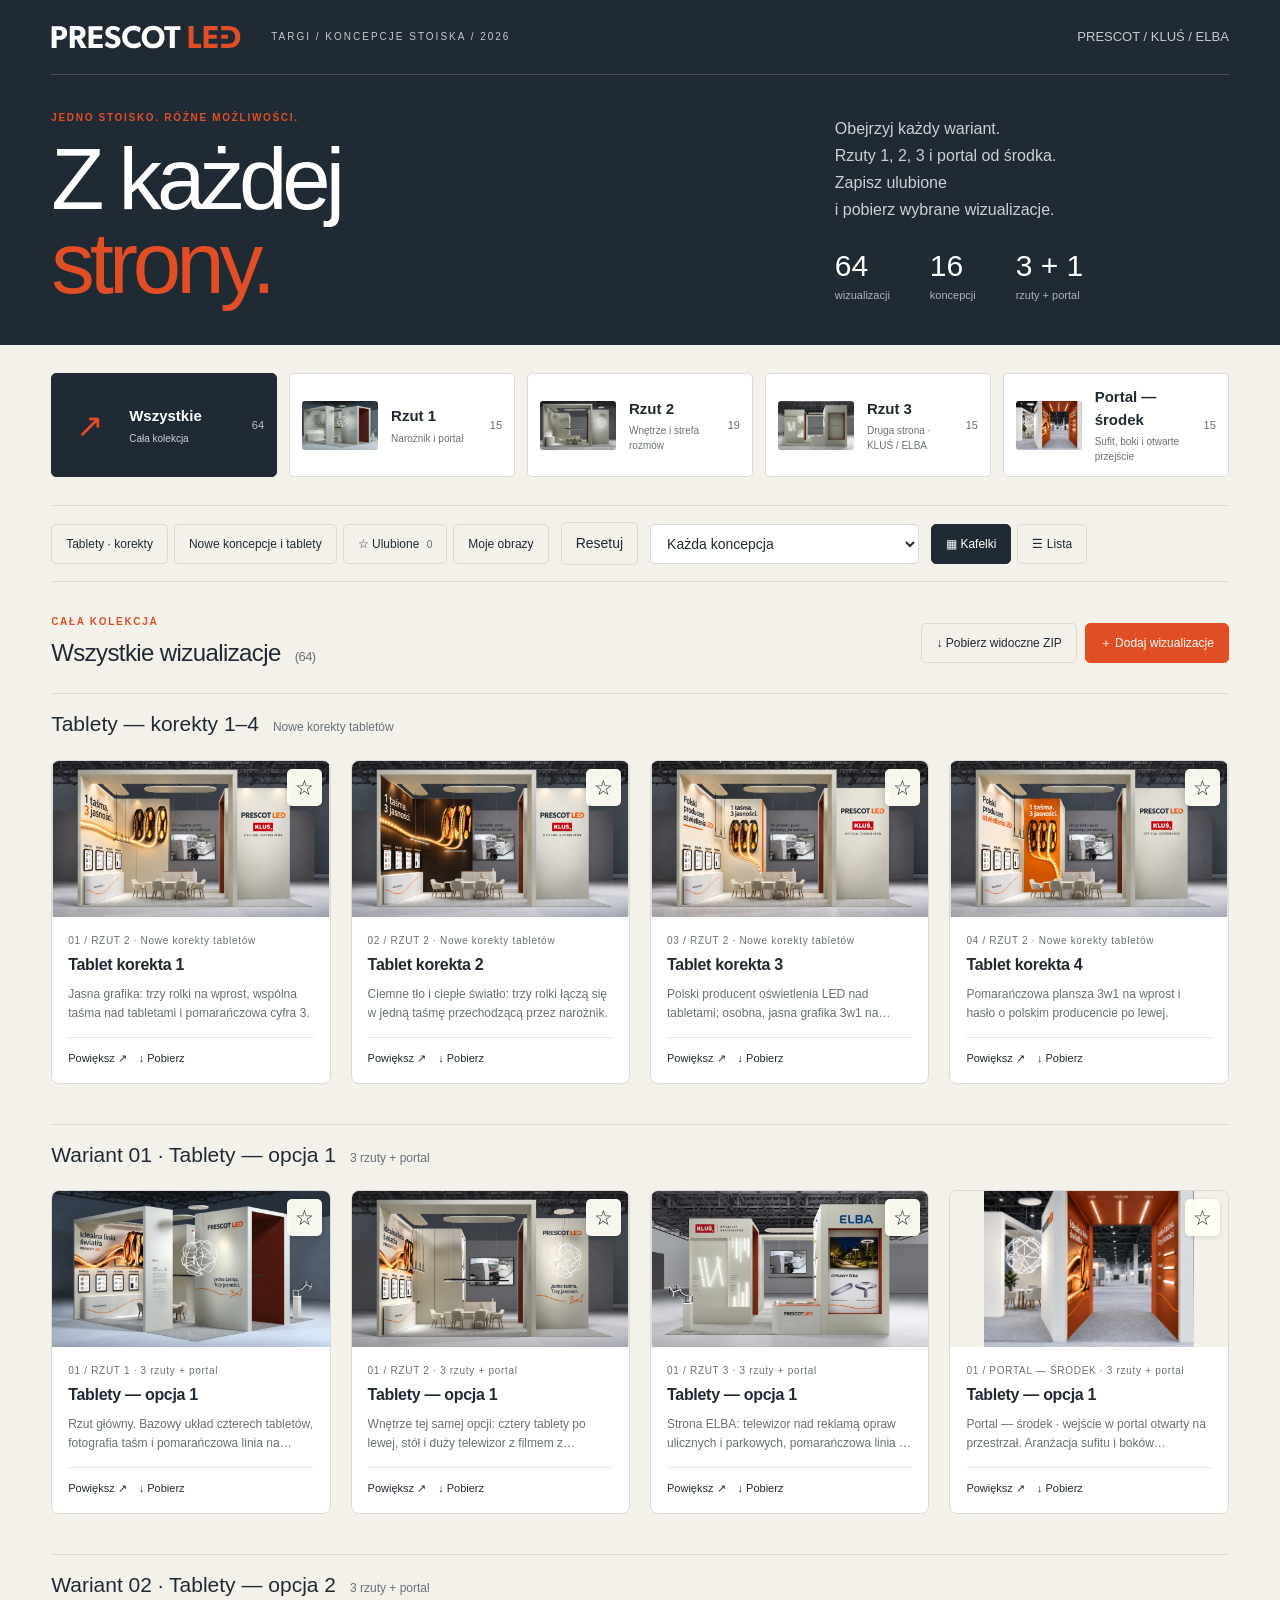
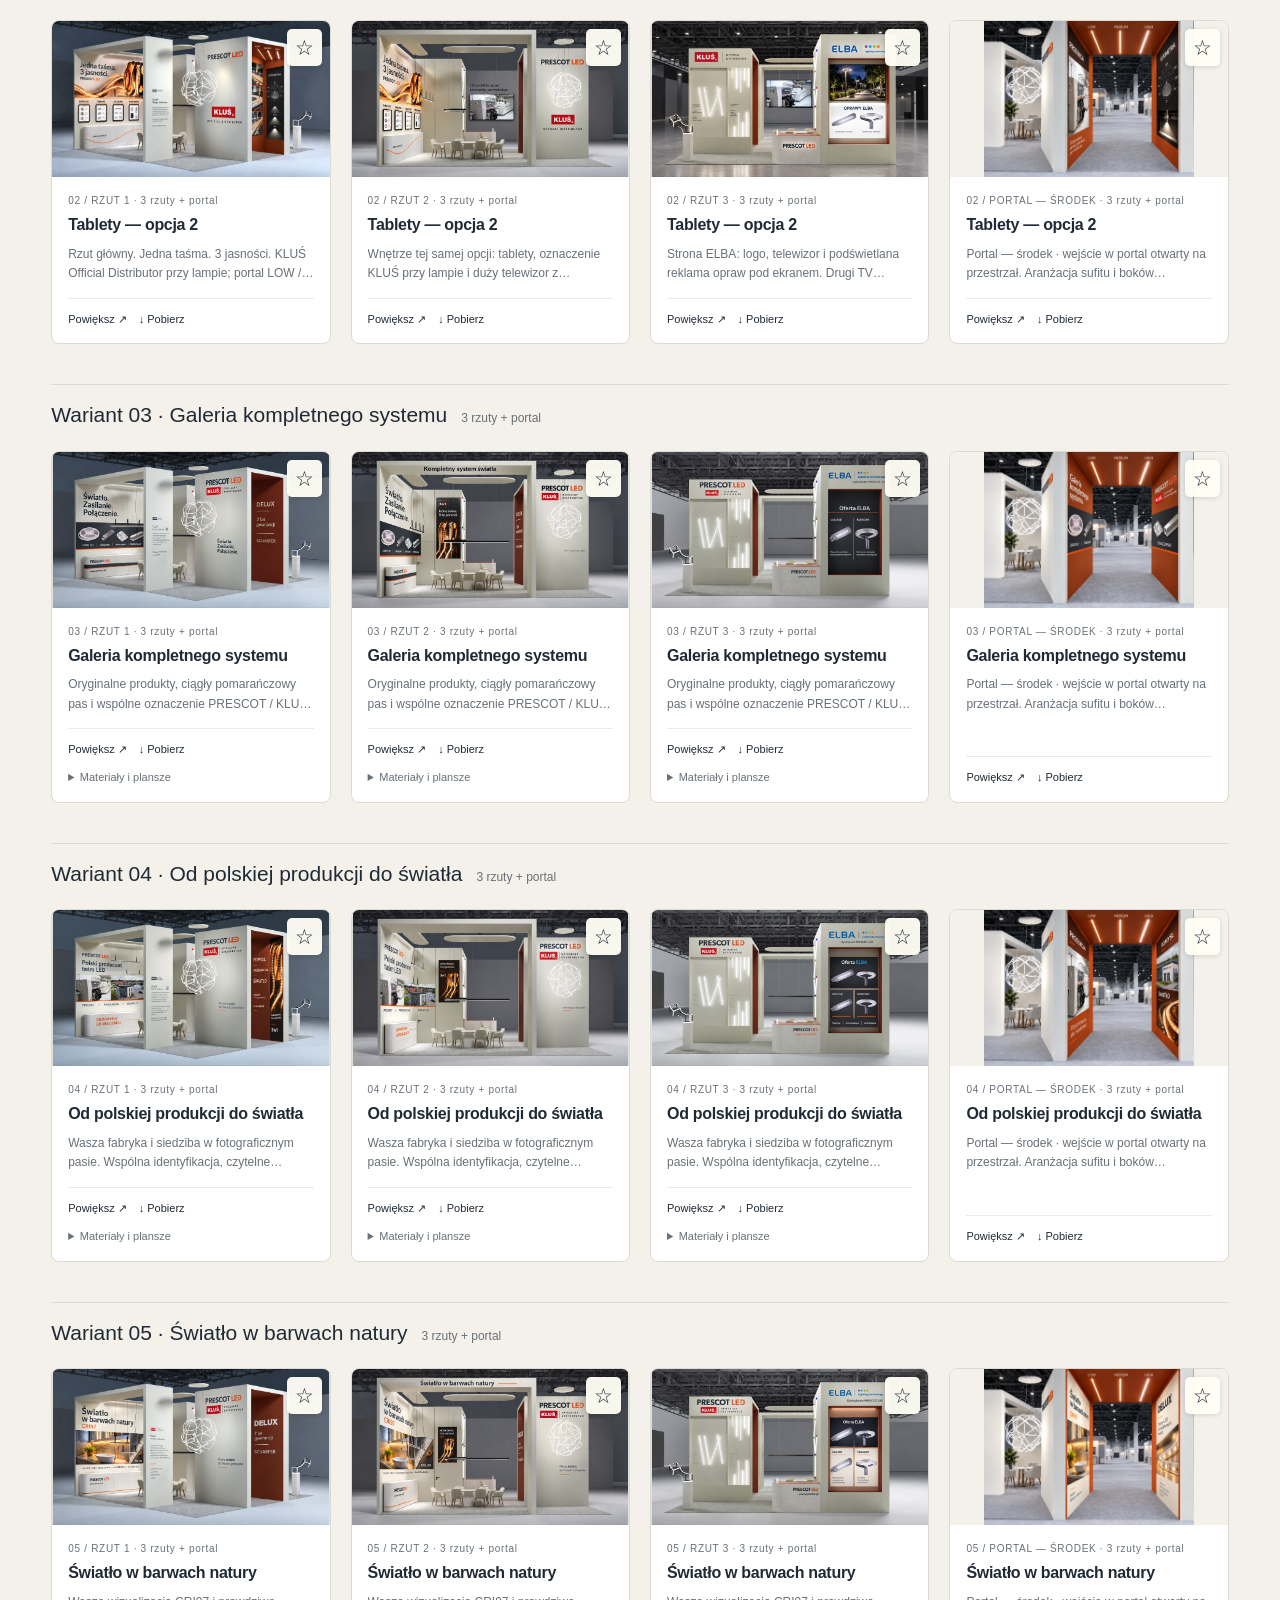
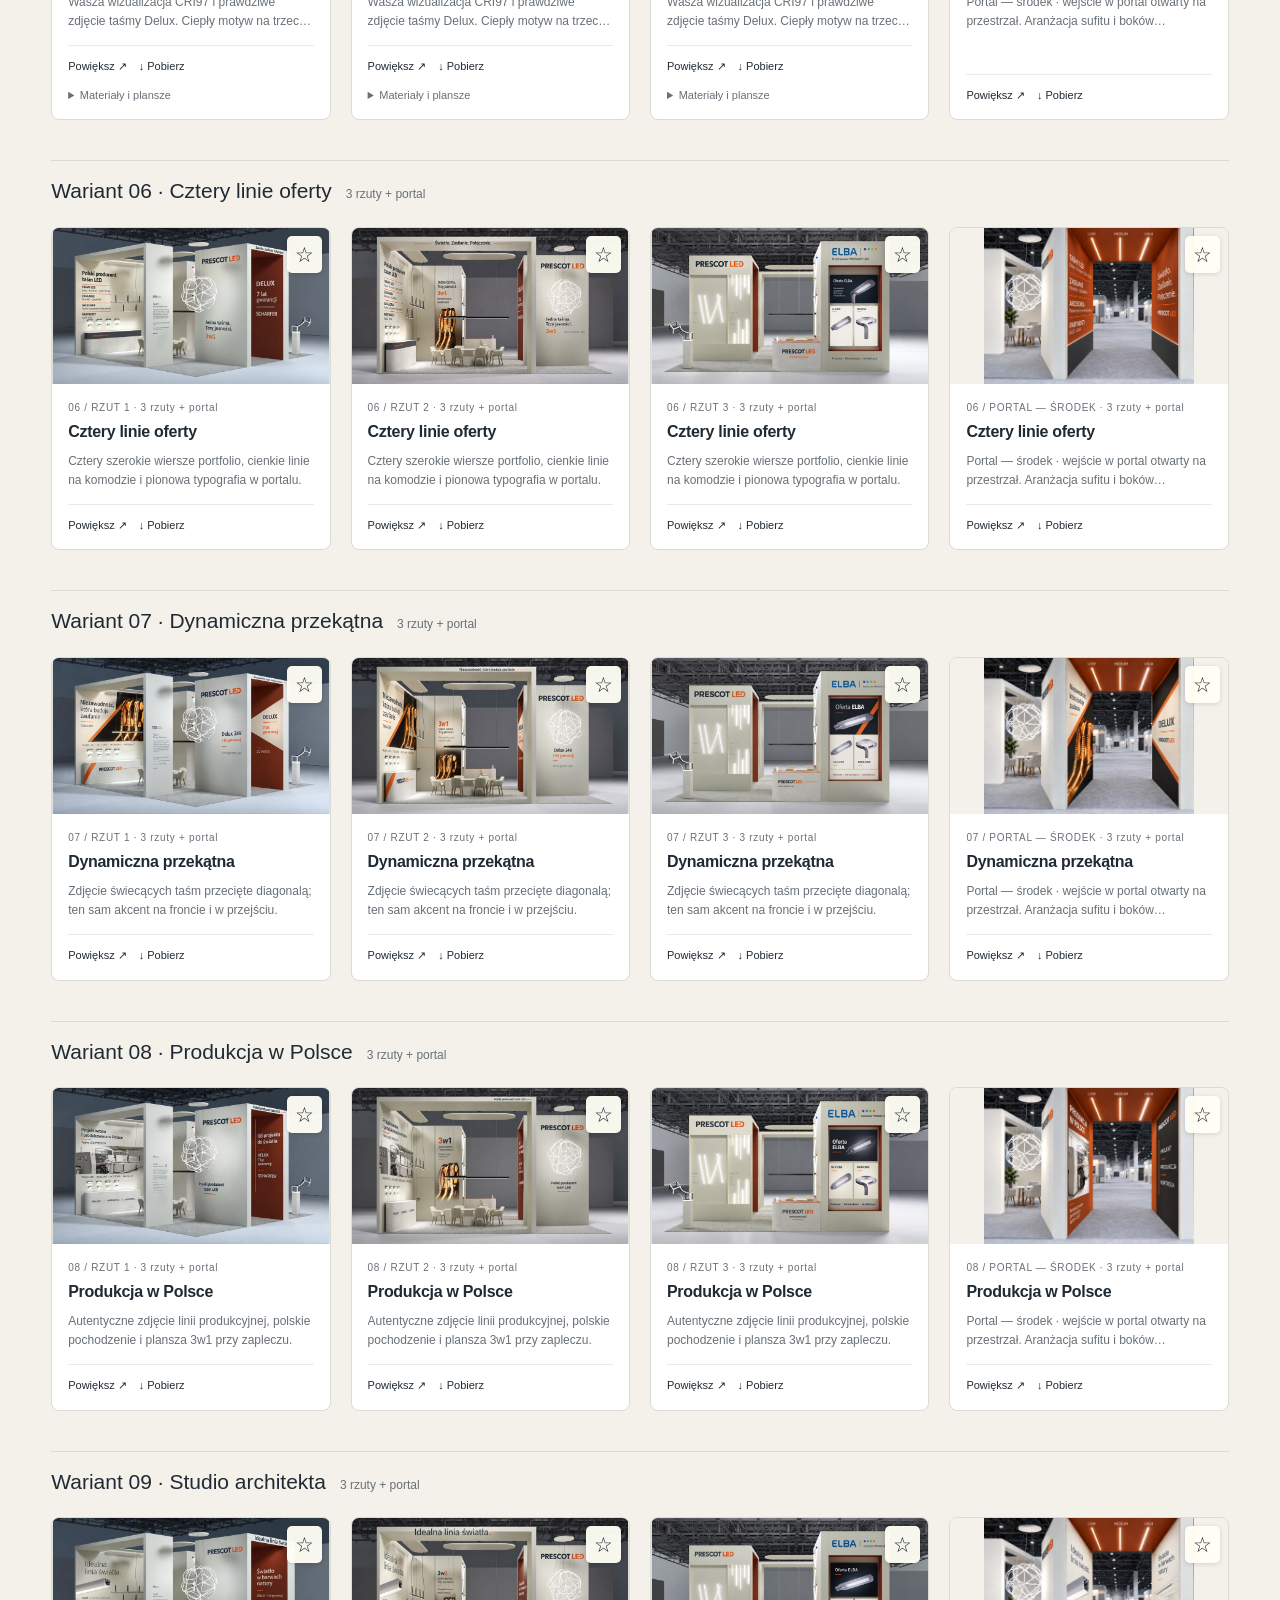
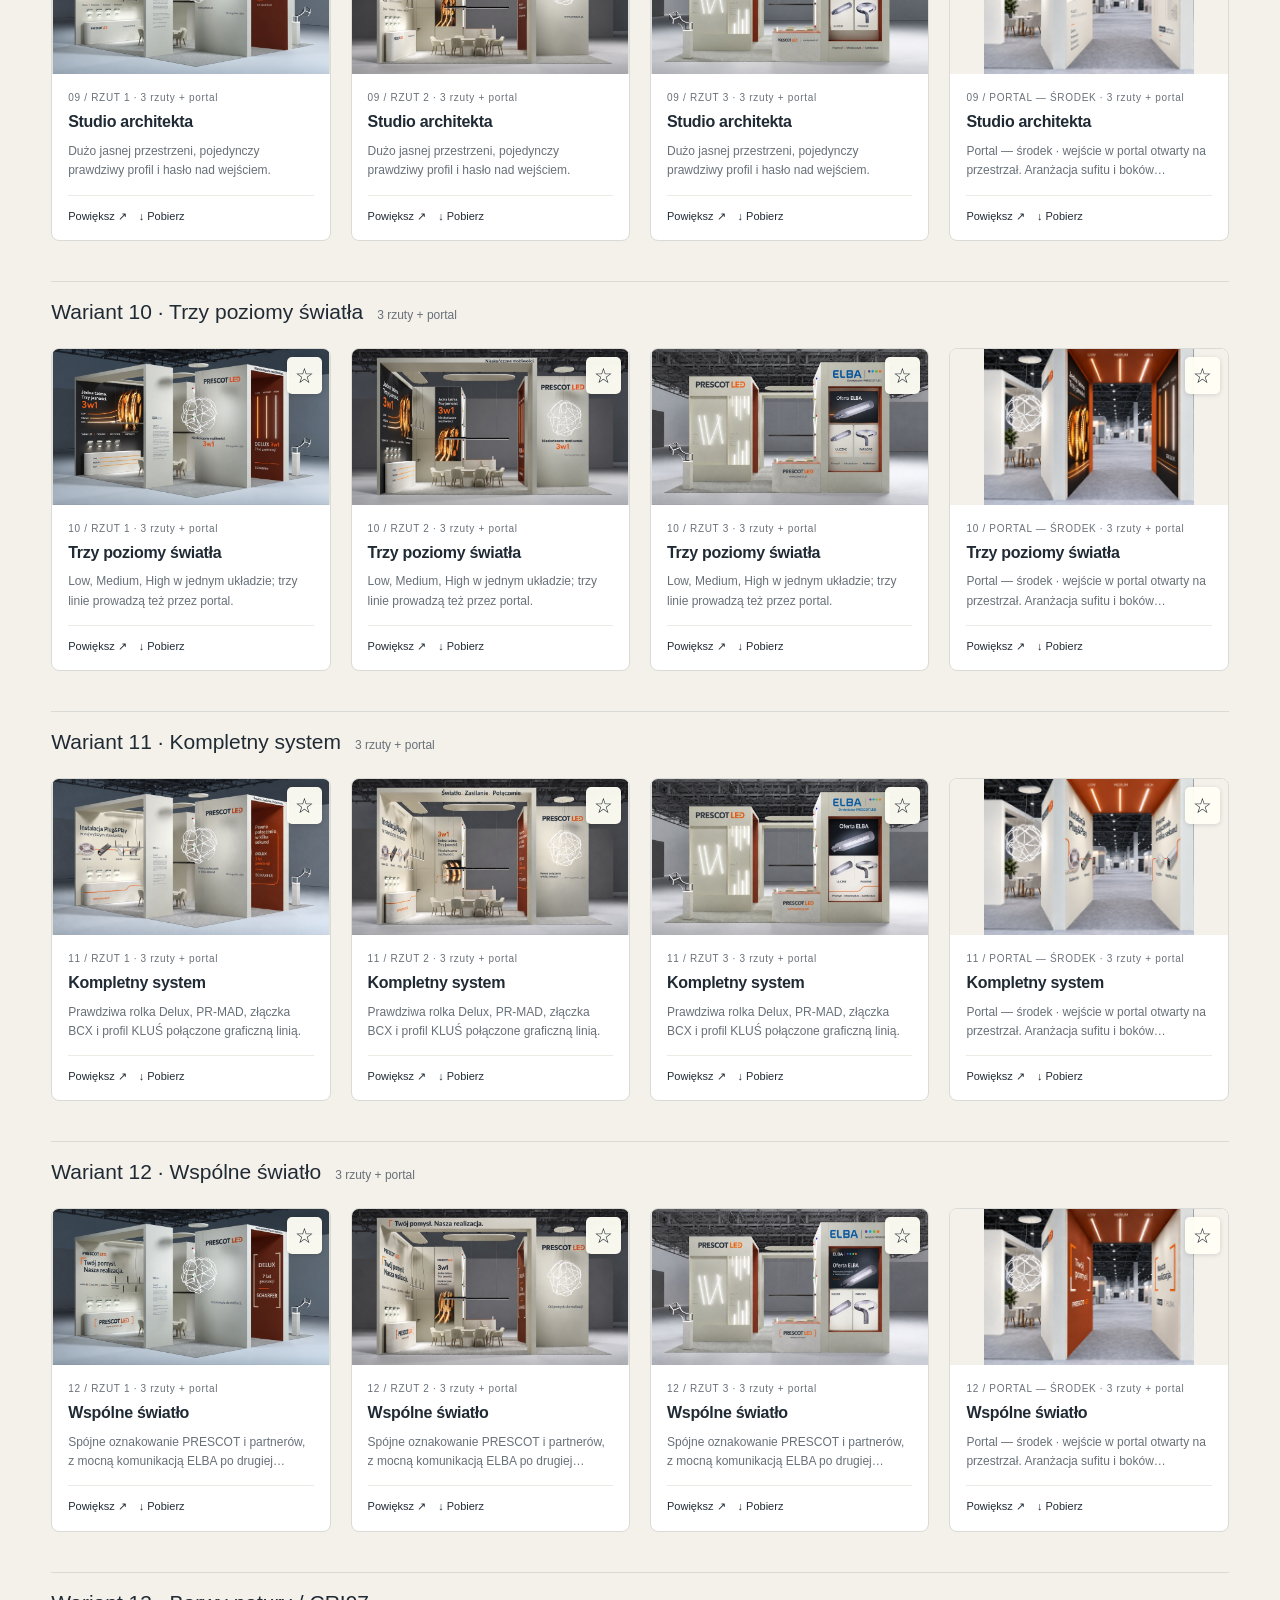
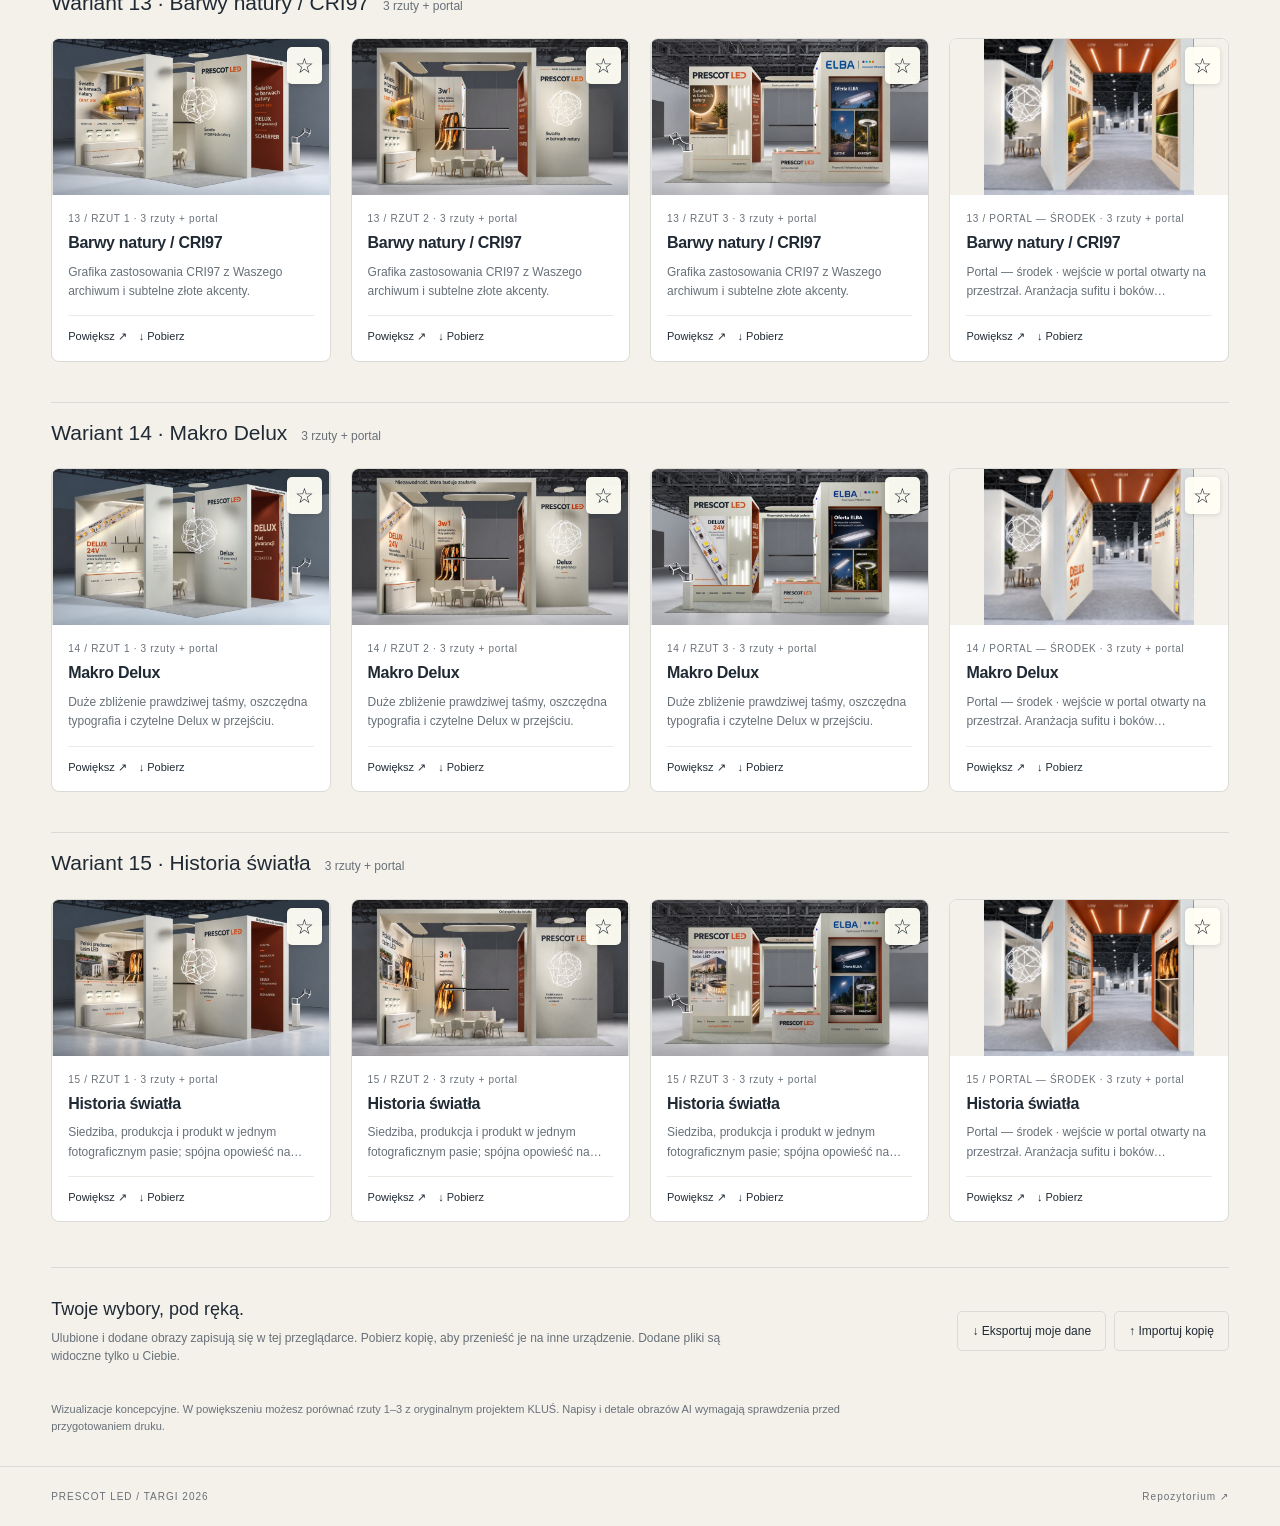
<file: index.html>
<!doctype html>
<html lang="pl">
<head>
  <meta charset="utf-8">
  <meta name="viewport" content="width=device-width,initial-scale=1">
  <meta name="theme-color" content="#202a34">
  <meta name="description" content="Koncepcje stoiska PRESCOT LED. Trzy rzuty i portal od środka, różne warianty, ulubione i pobieranie wizualizacji.">
  <title>Targi · PRESCOT LED — wizualizacje stoiska</title>
  <link rel="icon" href="data:image/svg+xml,%3Csvg xmlns='http://www.w3.org/2000/svg' viewBox='0 0 40 40'%3E%3Crect width='40' height='40' rx='8' fill='%23202a34'/%3E%3Cpath d='M12 30V10h11a7 7 0 0 1 0 14h-5v6m0-12h5a1 1 0 0 0 0-2h-5' fill='%23E14E26'/%3E%3C/svg%3E">
  <link rel="stylesheet" href="styles.css?v=20260909-tablet-korekty">
  <script src="catalog.js?v=20260909-tablet-korekty" defer></script>
  <script src="app.js?v=20260909-tablet-korekty" defer></script>
</head>
<body>
<a class="skip" href="#gallery">Przejdź do wizualizacji</a>
<header>
  <div class="brand-row"><a class="brand" href="./" aria-label="PRESCOT LED — strona główna"><img src="assets/prescot-logo.svg" alt="PRESCOT LED" width="474" height="59"></a><span class="edition">TARGI / KONCEPCJE STOISKA / 2026</span><span class="edition-number">PRESCOT / KLUŚ / ELBA</span></div>
  <div class="hero"><div><p class="eyebrow">JEDNO STOISKO. RÓŻNE MOŻLIWOŚCI.</p><h1>Z każdej<br><em>strony.</em></h1></div><div class="hero-info"><p>Obejrzyj każdy wariant.<br>Rzuty 1, 2, 3 i portal od środka.<br>Zapisz ulubione<br>i pobierz wybrane wizualizacje.</p><div class="stats"><div><strong id="total-count">—</strong><span>wizualizacji</span></div><div><strong id="concept-count">—</strong><span>koncepcji</span></div><div><strong>3 + 1</strong><span>rzuty + portal</span></div></div></div></div>
</header>
<main>
  <section class="view-picker" aria-label="Wybierz rzut">
    <button class="view-tab active all-tab" data-view="all" aria-pressed="true"><span class="tab-num">↗</span><span><strong>Wszystkie</strong><small>Cała kolekcja</small></span><b data-count="all">—</b></button>
    <button class="view-tab" data-view="1" aria-pressed="false"><img id="reference-1" alt=""><span><strong>Rzut 1</strong><small>Narożnik i portal</small></span><b data-count="1">—</b></button>
    <button class="view-tab" data-view="2" aria-pressed="false"><img id="reference-2" alt=""><span><strong>Rzut 2</strong><small>Wnętrze i strefa rozmów</small></span><b data-count="2">—</b></button>
    <button class="view-tab" data-view="3" aria-pressed="false"><img id="reference-3" alt=""><span><strong>Rzut 3</strong><small>Druga strona · KLUŚ / ELBA</small></span><b data-count="3">—</b></button>
    <button class="view-tab" data-view="4" aria-pressed="false"><img id="reference-4" alt=""><span><strong>Portal — środek</strong><small>Sufit, boki i otwarte przejście</small></span><b data-count="4">—</b></button>
  </section>
  <div class="toolbar">
    <div class="filter-group"><button id="tablets" aria-pressed="false">Tablety · korekty</button><button id="latest" aria-pressed="false">Nowe koncepcje i tablety</button><button id="favorites" aria-pressed="false">☆ Ulubione <span id="favorite-count">0</span></button><button id="mine" aria-pressed="false">Moje obrazy</button></div>
    <button id="reset" type="button" data-reset title="Wyczyść wszystkie filtry">Resetuj</button>
    <label class="sr-only" for="concept">Koncepcja</label><select id="concept"><option value="all">Każda koncepcja</option></select>
    <div class="layout-group" aria-label="Układ galerii"><button data-layout="grid" class="active" aria-pressed="true">▦ Kafelki</button><button data-layout="list" aria-pressed="false">☰ Lista</button></div>
  </div>
  <div class="collection-heading"><div><p class="eyebrow" id="section-label">CAŁA KOLEKCJA</p><h2 id="section-title">Wszystkie wizualizacje <span id="visible-count"></span></h2></div><div class="collection-actions"><button id="download-visible">↓ Pobierz widoczne ZIP</button><button class="primary" id="add">＋ Dodaj wizualizacje</button></div></div>
  <div id="gallery" class="gallery" tabindex="-1"></div>
  <div id="empty" hidden><h2>Brak wizualizacji w tym widoku.</h2><p>Zmień rzut, wyłącz filtr lub dodaj własny obraz.</p><button type="button" data-reset>Wyczyść filtry</button></div>
  <section class="personal"><div><h3>Twoje wybory, pod ręką.</h3><p>Ulubione i dodane obrazy zapisują się w tej przeglądarce. Pobierz kopię, aby przenieść je na inne urządzenie. Dodane pliki są widoczne tylko u Ciebie.</p></div><div><button id="export">↓ Eksportuj moje dane</button><button id="import">↑ Importuj kopię</button><input id="import-file" type="file" accept="application/json,.json" hidden></div></section>
  <p class="concept-note">Wizualizacje koncepcyjne. W powiększeniu możesz porównać rzuty 1–3 z oryginalnym projektem KLUŚ. Napisy i detale obrazów AI wymagają sprawdzenia przed przygotowaniem druku.</p>
</main>
<footer><span>PRESCOT LED / TARGI 2026</span><a href="https://github.com/bohunek5/targi" target="_blank" rel="noopener">Repozytorium ↗</a></footer>
<dialog id="viewer" aria-labelledby="viewer-title"><div class="viewer-head"><div><small id="viewer-label"></small><h2 id="viewer-title"></h2></div><button id="close-viewer" aria-label="Zamknij powiększenie">✕</button></div><div class="viewer-canvas"><button id="previous" aria-label="Poprzednia wizualizacja">←</button><img id="viewer-image" alt=""><button id="next" aria-label="Następna wizualizacja">→</button></div><div class="viewer-foot"><span id="viewer-position"></span><div><button id="compare">Pokaż oryginał</button><button id="viewer-favorite">☆ Ulubione</button><a id="viewer-download" class="button" download>↓ Pobierz obraz</a></div></div></dialog>
<dialog id="material-viewer" aria-labelledby="material-title"><div class="viewer-head"><h2 id="material-title"></h2><button id="close-material" type="button" aria-label="Zamknij podgląd materiału">✕</button></div><img id="material-image" alt=""><div class="material-foot"><a id="material-download" class="button" download>↓ Pobierz</a></div></dialog>
<dialog id="upload-dialog" aria-labelledby="upload-title"><form id="upload-form"><div class="dialog-head"><h2 id="upload-title">Dodaj wizualizacje</h2><button type="button" id="cancel-upload" aria-label="Zamknij dodawanie">✕</button></div><p>Wybierz rzut, do którego należą obrazy. Możesz dodać kilka plików jednocześnie.</p><label>Rzut<select id="upload-view" required><option value="1">Rzut 1 · Narożnik i portal</option><option value="2">Rzut 2 · Wnętrze i strefa rozmów</option><option value="3">Rzut 3 · KLUŚ / ELBA</option><option value="4">Portal — środek</option></select></label><label>Nazwa lub opis serii<input id="upload-title-input" maxlength="120" placeholder="Opcjonalnie, np. Wariant z ciemną ścianą"></label><label class="file-label">Wybierz obrazy<input id="upload-files" type="file" accept="image/png,image/jpeg,image/webp" multiple required></label><small>PNG, JPG lub WebP · do 20 MB na plik. Zapis tylko w tej przeglądarce; eksport pozwala zachować kopię.</small><p id="upload-error" role="alert"></p><button class="primary" type="submit" id="upload-submit">Dodaj do galerii</button></form></dialog>
<div id="toast" role="status" aria-live="polite"></div>
<noscript><p>Włącz JavaScript, aby korzystać z filtrów i galerii.</p></noscript>
</body></html>
</file>
<file: styles.css>
:root{--ink:#202a34;--paper:#f4f1eb;--orange:#E14E26;--line:#dadbd6;--muted:#687078;--white:#fff;--radius:8px}*{box-sizing:border-box}body{margin:0;background:var(--paper);color:var(--ink);font:14px/1.5 -apple-system,BlinkMacSystemFont,"Segoe UI",sans-serif}button,input,select{font:inherit}button,.button{cursor:pointer;border:1px solid var(--line);border-radius:5px;padding:10px 14px;background:transparent;color:inherit;text-decoration:none;transition:background .15s}button:hover,.button:hover{background:#e9e7e1}button:disabled{opacity:.5;cursor:wait}button.active,button[aria-pressed=true]{background:var(--ink);color:#fff;border-color:var(--ink)}button.primary{background:var(--orange);border-color:var(--orange);color:white}button.primary:hover{background:var(--orange)}a{color:inherit}input,select{min-width:0;background:#fff;border:1px solid var(--line);padding:10px 12px;border-radius:5px;color:var(--ink)}:focus-visible{outline:3px solid var(--orange);outline-offset:3px}.sr-only{position:absolute;width:1px;height:1px;padding:0;overflow:hidden;clip:rect(0,0,0,0);white-space:nowrap}.skip{position:absolute;top:-100px}.skip:focus{top:0;z-index:100;background:#fff;padding:15px}header{background:var(--ink);color:white;padding:0 4vw 40px}.brand-row{display:flex;align-items:center;border-bottom:1px solid #49525a;padding:25px 0;gap:30px}.brand{font-size:26px;font-weight:800;letter-spacing:-1.5px;text-decoration:none}.brand span{font-weight:400;color:var(--orange);margin-left:5px}.edition{font-size:10px;letter-spacing:2px;color:#c4cace}.edition-number{margin-left:auto;color:#c4cace;font-size:13px}.hero{display:flex;justify-content:space-between;align-items:end;padding-top:35px;gap:35px;max-width:1550px;margin:auto}.eyebrow{font-size:10px;letter-spacing:1.7px;font-weight:600;margin:0 0 12px}header .eyebrow{color:var(--orange)}h1{font-size:clamp(58px,6.8vw,105px);letter-spacing:-5px;line-height:.97;margin:0;font-weight:500}h1 em{font-style:normal;color:var(--orange)}.hero-info{min-width:330px;margin-right:5vw}.hero-info>p{color:#cbd0d4;font-size:16px;line-height:1.7;margin:0 0 25px}.stats{display:flex;gap:40px}.stats strong{font-size:30px;line-height:1.2;font-weight:500;display:block}.stats span{color:#aab3bb;font-size:11px}main{padding:0 4vw;max-width:2000px;margin:auto}.view-picker{display:grid;grid-template-columns:repeat(5,minmax(0,1fr));gap:12px;padding:28px 0}.view-tab{display:flex;align-items:center;text-align:left;gap:13px;padding:12px;background:#fff;min-height:82px}.view-tab img{width:76px;height:49px;object-fit:cover;border-radius:3px}.view-tab span{min-width:0}.view-tab strong{font-size:15px;display:block;font-weight:600}.view-tab small{font-size:10px;display:block;color:var(--muted);margin-top:3px}.view-tab.active small{color:#cbd1d5}.view-tab b{margin-left:auto;font-size:11px;font-weight:500;opacity:.7}.tab-num{font-size:33px;color:var(--orange);padding:0 12px}.toolbar{display:flex;align-items:center;gap:12px;flex-wrap:wrap;padding:16px 0;border-top:1px solid var(--line);border-bottom:1px solid var(--line)}.filter-group,.layout-group{display:flex;gap:6px}.filter-group button{font-size:12px}#favorite-count{font-size:10px;opacity:.7;padding-left:4px}.layout-group button{font-size:12px}.collection-heading{display:flex;justify-content:space-between;align-items:center;gap:20px;margin:32px 0 22px}.collection-heading .eyebrow{color:var(--orange);margin-bottom:6px}.collection-heading h2{font-size:24px;font-weight:500;letter-spacing:-.6px;margin:0}.collection-heading h2 span{font-size:13px;color:var(--muted);margin-left:8px}.collection-actions{display:flex;gap:8px;font-size:12px}.gallery{display:grid;grid-template-columns:repeat(4,minmax(0,1fr));gap:20px;outline:none}.card{background:#fff;border:1px solid var(--line);border-radius:var(--radius);overflow:hidden;min-width:0;position:relative;display:flex;flex-direction:column}.image-button{display:block;padding:0;border:0;border-radius:0;width:100%;cursor:zoom-in;background:#e1e1db;position:relative}.image-button img{display:block;width:100%;aspect-ratio:16/9;object-fit:contain}.image-button:after{content:'↗';position:absolute;right:10px;bottom:10px;background:#202a34c9;color:white;line-height:26px;width:26px;border-radius:50%;opacity:0}.image-button:hover:after{opacity:1}.card-body{padding:16px;display:flex;flex-direction:column;flex:1}.card-meta{font-size:10px;letter-spacing:.7px;color:var(--muted);padding-right:25px}.card h3{font-size:16px;letter-spacing:-.3px;font-weight:600;line-height:1.3;margin:7px 0 9px}.card p{font-size:12px;color:var(--muted);line-height:1.6;margin:0 0 14px;display:-webkit-box;-webkit-line-clamp:2;-webkit-box-orient:vertical;overflow:hidden}.card .star{position:absolute;right:8px;top:8px;background:#fffef5f5;color:var(--ink);border:0;font-size:21px;line-height:1;padding:8px;box-shadow:0 1px 5px #0002}.card .star.on{color:var(--orange)}.card-actions{margin-top:auto;display:flex;gap:12px;align-items:center;font-size:11px;border-top:1px solid #ebebe6;padding-top:12px;flex-wrap:wrap}.card-actions a{text-decoration:none}.card-actions a:hover{text-decoration:underline}.card-actions button{font-size:11px;padding:0;border:0}.card-actions .delete{color:#af3c27;margin-left:auto}.card details{font-size:11px;margin-top:12px}.card summary{cursor:pointer;color:var(--muted)}.card details a{display:block;margin-top:6px}.gallery.list{grid-template-columns:1fr}.list .card{flex-direction:row;min-height:180px}.list .image-button{width:310px;flex-shrink:0}.list .image-button img{height:100%;min-height:180px}.list .card-body{padding:20px 26px}.list .card h3{font-size:21px}.list .card p{-webkit-line-clamp:3}.list .star{top:10px;right:10px}.list .card-actions{margin-top:5px;padding-top:10px;max-width:650px}#empty{text-align:center;padding:70px 20px}#empty h2{font-size:22px;font-weight:500}.personal{display:flex;gap:35px;justify-content:space-between;align-items:center;margin-top:45px;border-top:1px solid var(--line);padding:28px 0}.personal h3{font-size:18px;margin:0 0 6px;font-weight:500}.personal p{font-size:12px;max-width:670px;color:var(--muted);margin:0}.personal>div:last-child{display:flex;gap:8px;flex-shrink:0;font-size:12px}.concept-note{font-size:11px;color:var(--muted);max-width:850px;margin:8px 0 32px}footer{border-top:1px solid var(--line);display:flex;justify-content:space-between;padding:22px 4vw;color:var(--muted);font-size:10px;letter-spacing:1px}footer a{text-decoration:none}dialog{border:1px solid var(--line);border-radius:10px;padding:24px;max-width:560px;width:calc(100% - 30px);color:var(--ink)}dialog::backdrop{background:#111820ed}body:has(dialog[open]){overflow:hidden}.dialog-head{display:flex;align-items:center;justify-content:space-between;gap:15px}.dialog-head h2{margin:0;font-weight:500}.dialog-head button{border:0}#upload-form>label{display:block;margin:18px 0;font-size:12px;font-weight:600}#upload-form input,#upload-form select{display:block;width:100%;margin-top:7px}#upload-form small{font-size:11px;color:var(--muted)}#upload-error{color:#b42d19;font-size:12px}#viewer{max-width:none;width:96vw;height:94dvh;background:#19222b;color:white;border:1px solid #53606a;padding:20px;overflow:hidden}#viewer[open]{display:flex;flex-direction:column}.viewer-head{display:flex;justify-content:space-between;align-items:center;gap:15px}.viewer-head h2{font-size:20px;margin:3px 0;font-weight:500}.viewer-head small{color:#b5c0c8;font-size:11px}.viewer-canvas{min-height:0;flex:1;display:flex;align-items:center;gap:12px;margin:16px 0}.viewer-canvas img{width:0;flex:1;min-height:0;height:100%;object-fit:contain}.viewer-canvas button{padding:12px;flex-shrink:0}.viewer-foot{display:flex;justify-content:space-between;align-items:center;gap:10px;font-size:12px}.viewer-foot>div{display:flex;gap:8px}.viewer-foot span{color:#b5c0c8}#viewer button,#viewer .button{border-color:#65717b}#viewer button:hover,#viewer .button:hover{background:#34404b}#viewer-favorite.on{color:var(--orange)}#toast{position:fixed;bottom:24px;left:50%;transform:translate(-50%,15px);padding:14px 22px;max-width:90vw;width:max-content;background:var(--ink);color:#fff;box-shadow:0 5px 30px #0002;border-radius:6px;z-index:100;opacity:0;pointer-events:none;transition:.2s}#toast.show{opacity:1;transform:translate(-50%,0)}[hidden]{display:none!important}@media(min-width:1800px){.gallery{gap:25px}.card h3{font-size:19px}}@media(max-width:1100px){.view-tab img{width:52px;height:40px}.view-tab{gap:9px}.view-tab small{font-size:9px}.toolbar{gap:8px}.gallery{gap:12px}.card-body{padding:12px}.card h3{font-size:14px}.hero-info{margin-right:0}.personal{flex-wrap:wrap}}@media(max-width:800px){.gallery{grid-template-columns:repeat(2,minmax(0,1fr))}.view-picker{grid-template-columns:repeat(2,minmax(0,1fr));gap:8px}.view-tab img{width:65px}.view-tab small{font-size:10px}.hero-info{min-width:0}.hero-info>p{font-size:13px}.stats{gap:22px}.hero{gap:20px}.edition{letter-spacing:1px;font-size:9px}.collection-heading{align-items:flex-start;flex-direction:column;gap:15px}.collection-heading h2{font-size:22px}.list .image-button{width:220px}.viewer-foot{flex-wrap:wrap}}@media(max-width:520px){header{padding:0 5vw 30px}.brand-row{padding:18px 0;gap:15px}.brand{font-size:22px}.edition{font-size:8px;max-width:120px}.edition-number{display:none}.hero{align-items:start;flex-direction:column;padding-top:25px}.hero-info{display:flex;justify-content:space-between;gap:20px;width:100%;align-items:end}.hero-info>p{font-size:11px;margin:0}.stats{gap:16px}.stats strong{font-size:23px}.stats span{font-size:9px}h1{font-size:64px;letter-spacing:-3px}.eyebrow{font-size:8px}.view-picker{padding:18px 0}.view-tab{padding:9px;min-height:68px;gap:8px}.view-tab img{width:42px;height:33px}.view-tab strong{font-size:12px}.view-tab small{font-size:8px}.view-tab b{font-size:9px}.tab-num{font-size:25px;padding:0 7px}.toolbar{gap:10px}.toolbar>select{font-size:12px;max-width:165px}.filter-group{width:100%}.layout-group{margin-left:auto}.layout-group button{padding:9px}.collection-actions{width:100%}.collection-actions button{font-size:10px;padding:10px}.collection-heading{margin-top:24px}.gallery{gap:10px}.card-body{padding:10px}.card-meta{font-size:8px;padding-right:0}.card h3{font-size:13px}.card p{font-size:10px}.card-actions{font-size:10px;gap:8px}.card-actions button{font-size:10px}.card .star{font-size:17px;padding:6px;right:5px;top:5px}.list .card{flex-direction:column}.list .image-button{width:100%}.list .image-button img{min-height:0}.list .card-body{padding:16px}.personal{gap:18px;margin-top:28px}.personal>div:last-child{flex-wrap:wrap;font-size:11px}.viewer-head h2{font-size:15px}.viewer-head small{font-size:9px}#viewer{padding:12px;width:98vw;height:95dvh}.viewer-canvas{gap:4px}.viewer-canvas button{padding:10px 6px}.viewer-foot>div{flex-wrap:wrap;gap:5px}.viewer-foot button,.viewer-foot .button{font-size:10px;padding:9px}.viewer-foot{font-size:10px}footer{font-size:8px}}
:is(.image-button) img{height:auto}

.concept-heading{grid-column:1/-1;margin:20px 0 0;padding:14px 0 0;border-top:1px solid var(--line);font-size:21px;font-weight:500;display:flex;align-items:baseline;gap:14px;flex-wrap:wrap}.concept-heading:first-child{margin-top:0}.concept-heading span{font-size:12px;color:var(--muted);font-weight:400}@media(max-width:520px){.gallery{grid-template-columns:minmax(0,1fr)}.concept-heading{font-size:18px;gap:8px}}


.filter-group{flex-wrap:wrap}



#material-viewer{max-width:none;width:96vw;height:94dvh;background:#19222b;color:white;border:1px solid #53606a;padding:20px;overflow:hidden}#material-viewer[open]{display:flex;flex-direction:column;gap:16px}#material-title{overflow-wrap:anywhere}#material-image{display:block;width:100%;min-height:0;flex:1;object-fit:contain;background:#fff;border-radius:4px}.material-foot{display:flex;justify-content:flex-end}#material-viewer button,#material-viewer .button{border-color:#65717b}#material-viewer button:hover,#material-viewer .button:hover{background:#34404b}@media(max-width:520px){#material-viewer{padding:12px;width:98vw;height:95dvh}}

.brand img{display:block;width:190px;height:auto}@media(max-width:520px){.brand img{width:150px}}

@media(min-width:801px) and (max-width:1100px){.gallery:not(.list){grid-template-columns:repeat(2,minmax(0,1fr))}.view-picker{grid-template-columns:repeat(3,minmax(0,1fr))}}

.portal-card .image-button img{object-fit:contain;background:var(--paper)}
</file>
